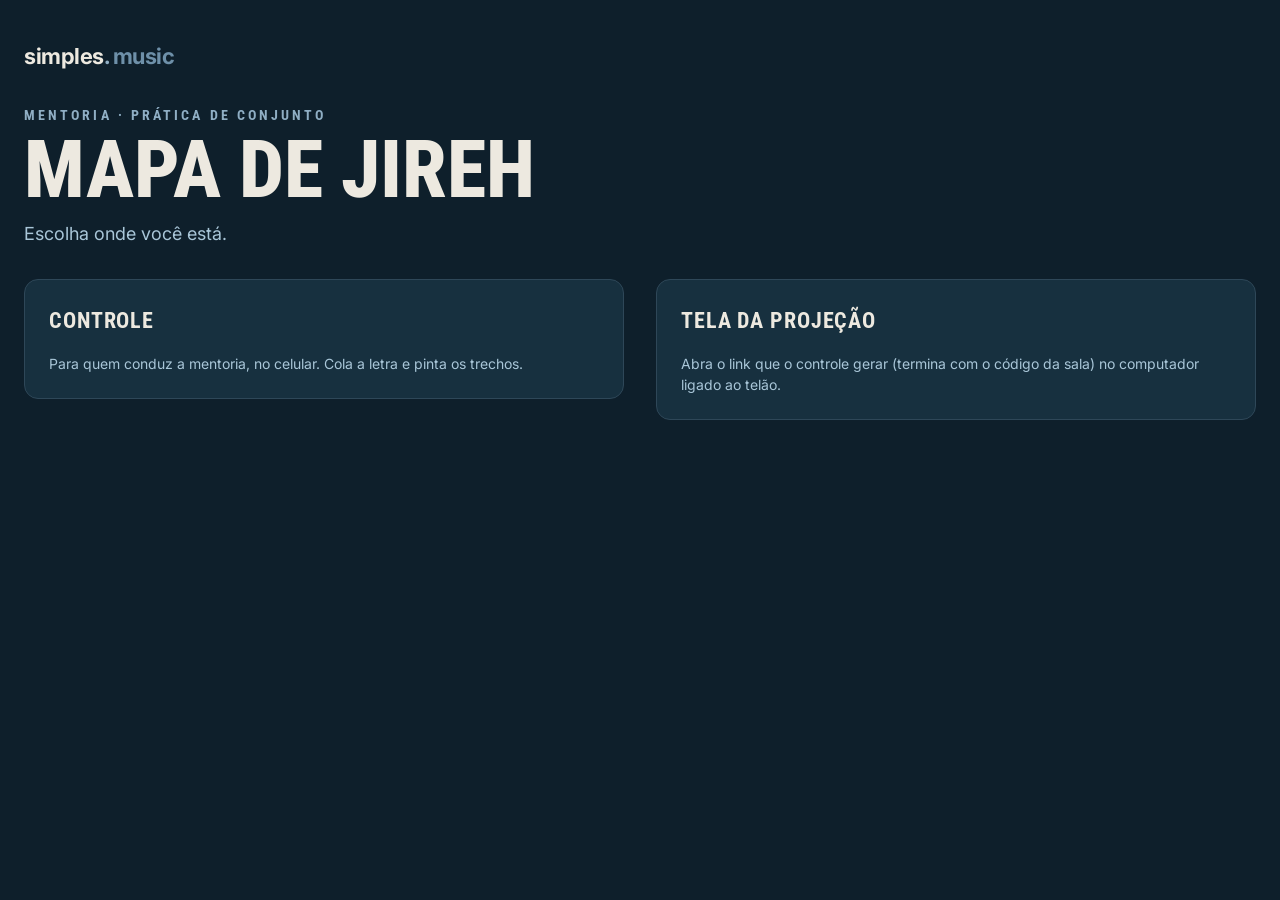
<file: index.html>
<!doctype html><html lang="pt-BR"><head><meta charset="utf-8"><meta name="viewport" content="width=device-width,initial-scale=1,viewport-fit=cover"><link rel="preconnect" href="https://fonts.googleapis.com"><link rel="stylesheet" href="https://fonts.googleapis.com/css2?family=Roboto+Condensed:wght@400;700;800&family=Inter:wght@400;600;700&display=swap"><link rel="stylesheet" href="style.css"><title>Mapa de Jireh · Simples Music</title></head><body>
<div class="wrap">
  <div class="mark">simples<span class="dot">.</span> <span class="mus">music</span></div>
  <div><p class="eyebrow" style="margin:0">Mentoria · Prática de conjunto</p><h1>Mapa de Jireh</h1>
  <p class="lead">Escolha onde você está.</p></div>
  <div class="grid">
    <a class="card" href="controle.html" style="text-decoration:none;color:inherit"><h2>Controle</h2><p class="hint">Para quem conduz a mentoria, no celular. Cola a letra e pinta os trechos.</p></a>
    <section class="card"><h2>Tela da projeção</h2><p class="hint">Abra o link que o controle gerar (termina com o código da sala) no computador ligado ao telão.</p></section>
  </div>
</div></body></html>
</file>
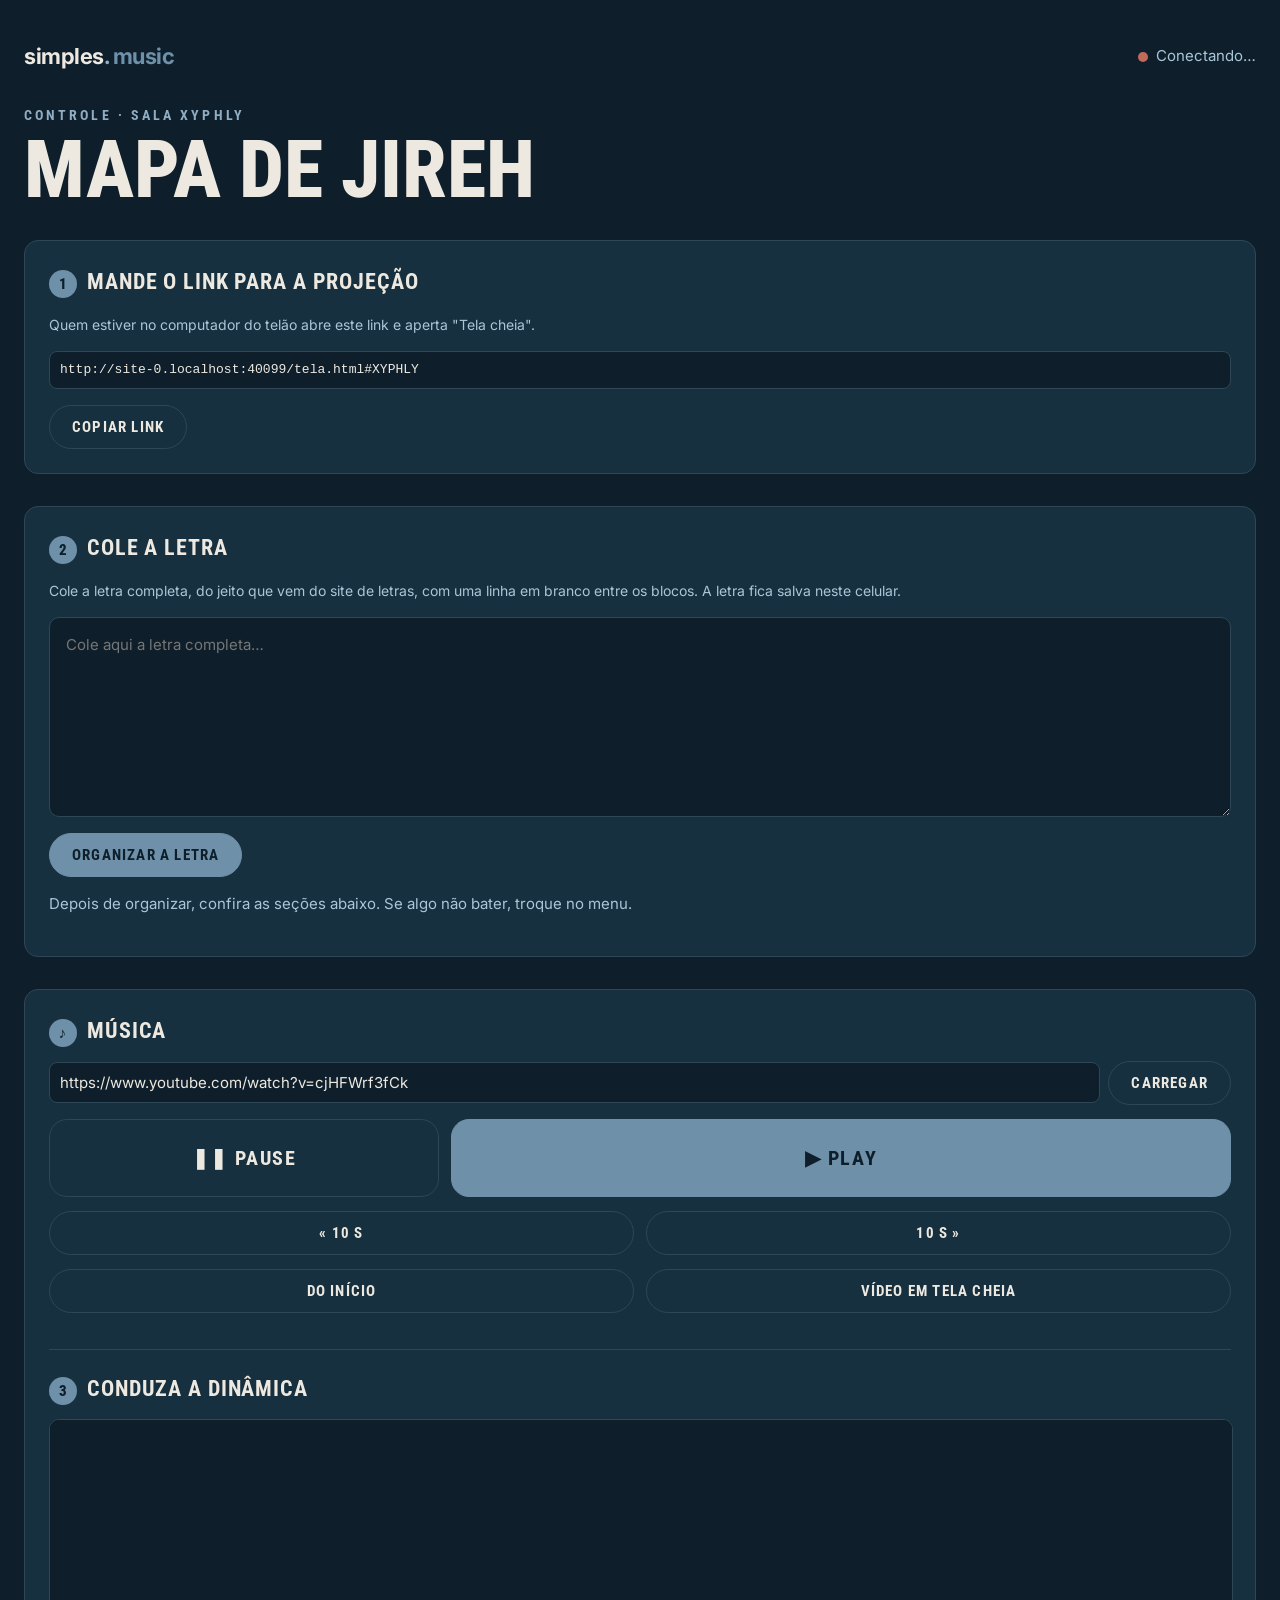
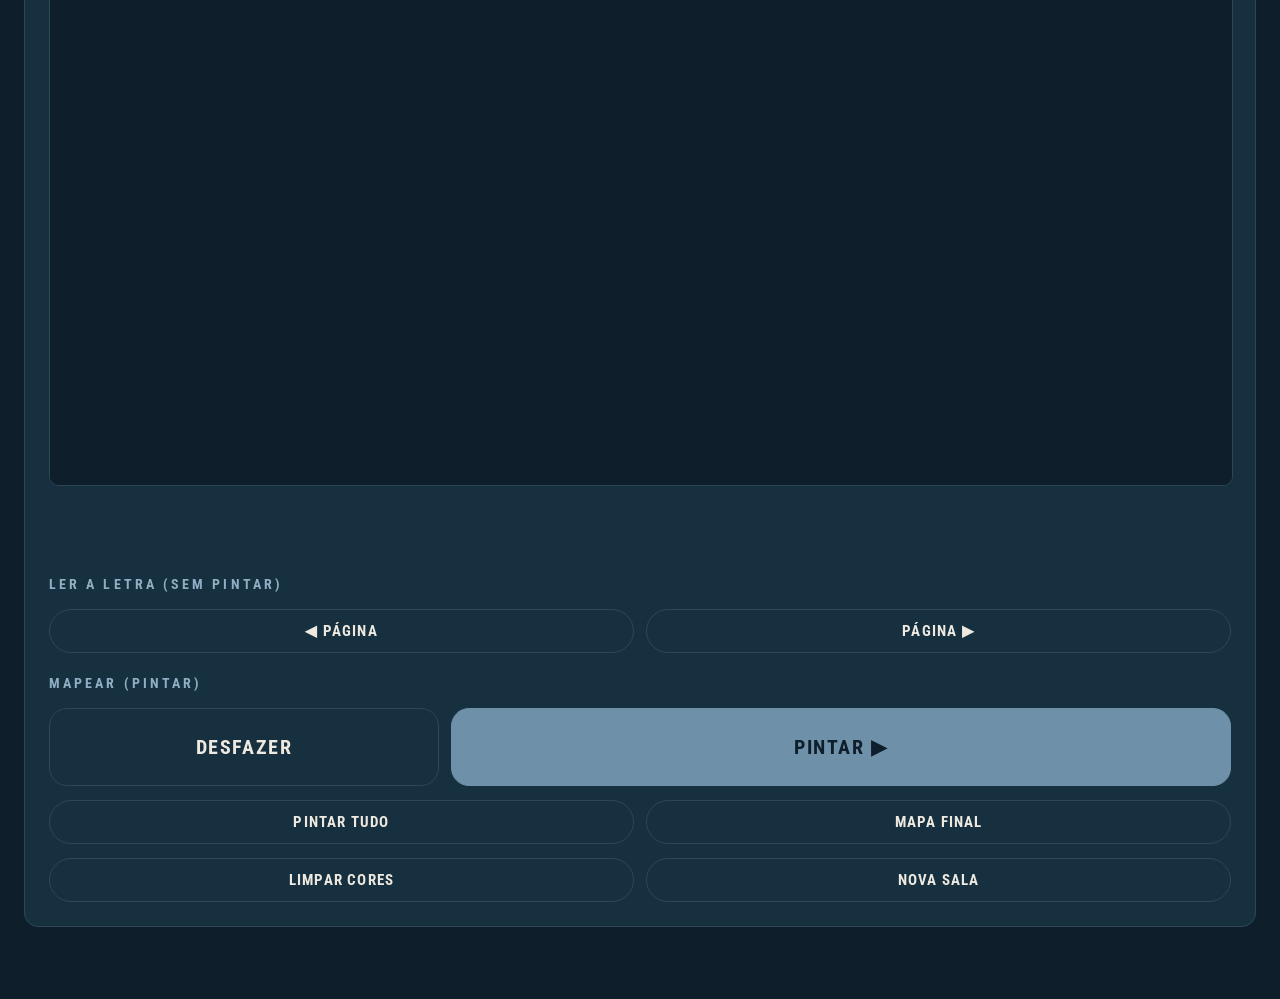
<file: controle.html>
<!doctype html><html lang="pt-BR"><head><meta charset="utf-8"><meta name="viewport" content="width=device-width,initial-scale=1,viewport-fit=cover"><link rel="preconnect" href="https://fonts.googleapis.com"><link rel="stylesheet" href="https://fonts.googleapis.com/css2?family=Roboto+Condensed:wght@400;700;800&family=Inter:wght@400;600;700&display=swap"><link rel="stylesheet" href="style.css"><title>Controle · Mapa de Jireh</title></head><body>
<div class="wrap">
  <header style="display:flex;justify-content:space-between;align-items:center;gap:12px;flex-wrap:wrap">
    <div class="mark">simples<span class="dot">.</span> <span class="mus">music</span></div>
    <p class="status" style="margin:0"><span class="dot-live" id="live"></span><span id="livetxt">Conectando…</span></p>
  </header>
  <div><p class="eyebrow" style="margin:0">Controle · sala <span id="roomCode"></span></p><h1>Mapa de Jireh</h1></div>

  <section class="card">
    <h2><span class="step">1</span>Mande o link para a projeção</h2>
    <p class="hint">Quem estiver no computador do telão abre este link e aperta "Tela cheia".</p>
    <div class="linkbox"><code id="telaLink"></code></div>
    <div class="row"><button class="primary" id="bShare" hidden>Compartilhar</button><button id="bCopy">Copiar link</button></div>
  </section>

  <section class="card">
    <h2><span class="step">2</span>Cole a letra</h2>
    <label for="lyrics" class="hint">Cole a letra completa, do jeito que vem do site de letras, com uma linha em branco entre os blocos. A letra fica salva neste celular.</label>
    <textarea id="lyrics" spellcheck="false" style="min-height:200px" placeholder="Cole aqui a letra completa…"></textarea>
    <div class="row"><button class="primary" id="btnParse">Organizar a letra</button></div>
    <p class="status" id="status">Depois de organizar, confira as seções abaixo. Se algo não bater, troque no menu.</p>
    <div id="blocks" class="blocks" hidden></div>
  </section>

  <section class="card ctrl" id="ctl" hidden>
    <h2><span class="step">♪</span>Música</h2>
    <div class="linkbox"><input id="ytUrl" type="url" inputmode="url" style="flex:1;min-width:0;background:var(--navy);color:var(--cream);border:1px solid var(--line);border-radius:8px;padding:10px;font:15px var(--body)" aria-label="Link do YouTube"><button id="ytSet">Carregar</button></div>
    <div class="pad"><button id="ytPause">❚❚ Pause</button><button class="primary" id="ytPlay">▶ Play</button></div>
    <div class="row2"><button id="ytBack">« 10 s</button><button id="ytFwd">10 s »</button></div>
    <div class="row2"><button id="ytRestart">Do início</button><button id="ytSize">Vídeo em tela cheia</button></div>
    <p class="hint" id="ytMsg"></p>
    <hr style="border:0;border-top:1px solid var(--line);width:100%;margin:8px 0">
    <h2><span class="step">3</span>Conduza a dinâmica</h2>
    <div class="mini" id="mini"><div class="mstage" id="mstage"></div></div>
    <p class="nextlab" id="nextlab"></p>
    <p class="hint" id="ctlcount"></p>
    <p class="eyebrow" style="margin:6px 0 0">Ler a letra (sem pintar)</p>
    <div class="row2"><button id="bPgPrev">◀ Página</button><button id="bPgNext">Página ▶</button></div>
    <p class="eyebrow" style="margin:6px 0 0">Mapear (pintar)</p>
    <div class="pad"><button id="bPrev">Desfazer</button><button class="primary" id="bNext">Pintar ▶</button></div>
    <div class="row2"><button id="bAll">Pintar tudo</button><button id="bSum">Mapa final</button></div>
    <div class="row2"><button id="bReset">Limpar cores</button><button id="bNewRoom">Nova sala</button></div>
  </section>
</div>
<script src="mqtt.min.js"></script><script src="app.js"></script><script>SM.initControle()</script>
</body></html>
</file>
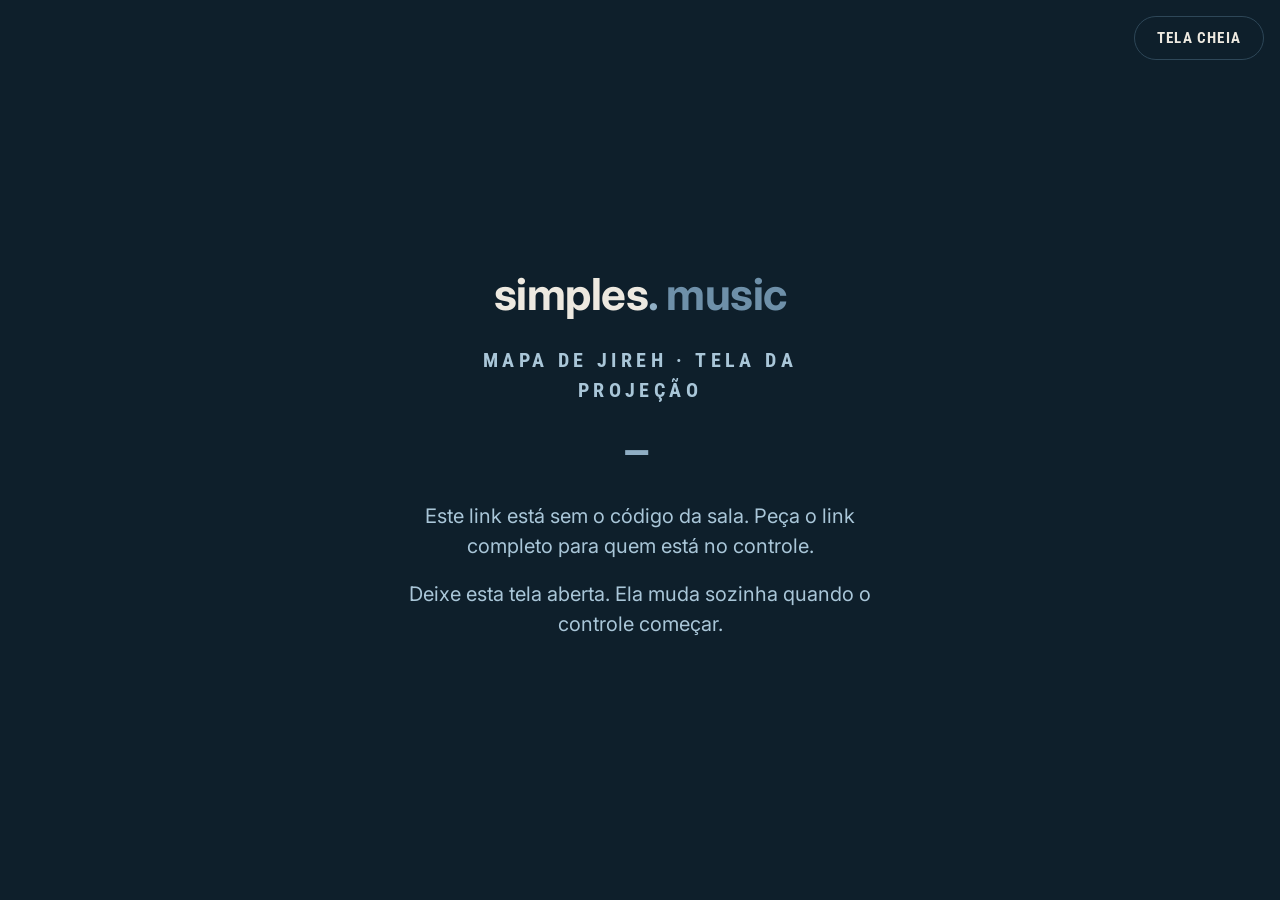
<file: tela.html>
<!doctype html><html lang="pt-BR"><head><meta charset="utf-8"><meta name="viewport" content="width=device-width,initial-scale=1,viewport-fit=cover"><link rel="preconnect" href="https://fonts.googleapis.com"><link rel="stylesheet" href="https://fonts.googleapis.com/css2?family=Roboto+Condensed:wght@400;700;800&family=Inter:wght@400;600;700&display=swap"><link rel="stylesheet" href="style.css"><title>Tela · Mapa de Jireh</title></head><body class="tela">
<div class="wait" id="wait">
  <div class="mark">simples<span class="dot">.</span> <span class="mus">music</span></div>
  <p class="eyebrow">Mapa de Jireh · tela da projeção</p>
  <div class="code" id="code"></div>
  <p id="waitmsg"><span class="dot-live" id="live"></span><span id="livetxt">Conectando…</span></p>
  <p>Deixe esta tela aberta. Ela muda sozinha quando o controle começar.</p>
</div>
<button class="fsbtn" id="fs">Tela cheia</button>
<div id="show" hidden><div id="stage"></div></div>
<div id="ytwrap" hidden><div id="yt"></div></div>
<button id="unlock" class="primary big" hidden>Toque aqui para liberar o som</button>
<script src="mqtt.min.js"></script><script src="app.js"></script><script>SM.initTela()</script>
</body></html>
</file>
<file: style.css>
/* Layout: tela de preparo (colar letra + conferir estrutura) e palco 16:9 escalado para apresentar e pintar trecho a trecho. Identidade Simples. */
:root{
  --navy:#0E1F2B; --panel:#17303F; --line:#2E4758; --blue:#6E90A9; --blue-l:#8FAEC4; --soft:#A9C6D8; --cream:#EDE9E0;
  --f-intro:#4A5B6B; --f-estrofe:#4E7392; --f-pre:#5B5FA0; --f-refrao:#6B5E9A; --f-pos:#8A6D38; --f-ponte:#4F7F78; --f-tag:#8E5B6B; --f-vamp:#7A5F82;
  --display:'Roboto Condensed','Helvetica Neue',Arial,sans-serif; --body:Inter,'Helvetica Neue',Arial,sans-serif;
  color-scheme:dark;
}
html,body{background:var(--navy);color:var(--cream)}
body{font-family:var(--body);font-size:16px;line-height:1.5;padding-left:max(16px,env(safe-area-inset-left,0px));padding-right:max(16px,env(safe-area-inset-right,0px));padding-block:32px 64px}
.wrap{max-width:1240px;margin:0 auto;display:flex;flex-direction:column;gap:32px}
.mark{font-weight:700;font-size:22px;letter-spacing:-.5px}
.mark .dot{color:var(--blue-l)} .mark .mus{color:var(--blue)}
.eyebrow{font-family:var(--display);font-weight:700;font-size:14px;letter-spacing:.22em;text-transform:uppercase;color:var(--blue-l)}
h1{font-family:var(--display);font-weight:800;text-transform:uppercase;font-size:clamp(40px,7vw,80px);line-height:.95;margin:6px 0 0;text-wrap:balance}
.lead{color:var(--soft);font-size:18px;max-width:62ch;margin:12px 0 0}
.grid{display:grid;grid-template-columns:minmax(0,1fr) minmax(0,1fr);gap:32px;align-items:start}
@media (max-width:860px){.grid{grid-template-columns:minmax(0,1fr)}}
.card{background:var(--panel);border:1px solid var(--line);border-radius:14px;padding:24px;display:flex;flex-direction:column;gap:16px;min-width:0}
.card h2{font-family:var(--display);font-weight:700;text-transform:uppercase;letter-spacing:.04em;font-size:22px;margin:0}
.step{display:inline-flex;align-items:center;justify-content:center;width:28px;height:28px;border-radius:50%;background:var(--blue);color:var(--navy);font-family:var(--display);font-weight:800;font-size:15px;margin-right:10px}
textarea{width:100%;min-height:380px;resize:vertical;background:var(--navy);color:var(--cream);border:1px solid var(--line);border-radius:10px;padding:16px;font:15px/1.5 var(--body);box-sizing:border-box}
textarea:focus,select:focus,button:focus-visible{outline:2px solid var(--blue-l);outline-offset:2px}
.row{display:flex;flex-wrap:wrap;gap:12px;align-items:center}
button{font-family:var(--display);font-weight:700;text-transform:uppercase;letter-spacing:.08em;font-size:15px;border-radius:999px;padding:12px 22px;cursor:pointer;border:1px solid var(--line);background:transparent;color:var(--cream)}
button.primary{background:var(--blue);border-color:var(--blue);color:var(--navy)}
button.big{font-size:18px;padding:16px 30px}
button:disabled{opacity:.4;cursor:not-allowed}
.hint{color:var(--soft);font-size:14px;margin:0}
.status{font-size:15px;color:var(--soft);margin:0}
.status b{color:var(--cream)}
.status.warn b{color:#E3B86B}
.blocks{display:flex;flex-direction:column;gap:8px;max-height:560px;overflow:auto;padding-right:4px}
.brow{display:grid;grid-template-columns:170px minmax(0,1fr) auto;gap:12px;align-items:center;padding:8px 10px;border-radius:10px;background:var(--navy)}
.brow select{width:100%;background:var(--panel);color:var(--cream);border:1px solid var(--line);border-radius:8px;padding:6px 8px;font:600 14px var(--body)}
.brow .prev{font-size:14px;color:var(--soft);white-space:nowrap;overflow:hidden;text-overflow:ellipsis;min-width:0}
.brow .x{font-family:var(--display);font-weight:700;color:var(--blue-l);font-size:14px}
.sw{width:10px;height:28px;border-radius:3px;display:inline-block}
.pills{display:flex;flex-wrap:wrap;gap:8px}
.pill{font-family:var(--display);font-weight:700;font-size:14px;padding:6px 12px;border-radius:8px;color:var(--cream)}
.keys{color:var(--soft);font-size:14px;margin:0}
.keys kbd{font-family:var(--body);background:var(--navy);border:1px solid var(--line);border-radius:5px;padding:1px 6px;color:var(--cream)}

/* ---------- Palco ---------- */
#show{position:fixed;inset:0;background:#08141C;z-index:50;display:flex;align-items:center;justify-content:center;overflow:hidden}
#show[hidden]{display:none!important}
#stage{width:1920px;height:1080px;position:absolute;left:50%;top:50%;transform-origin:center center;background:var(--navy);overflow:hidden;font-family:var(--body);color:var(--cream)}
.slide{position:absolute;inset:0;padding:96px 128px 0}
.s-eye{font-family:var(--display);font-weight:700;font-size:24px;letter-spacing:4px;text-transform:uppercase;color:var(--blue-l)}
.s-title{font-family:var(--display);font-weight:800;font-size:72px;line-height:1;text-transform:uppercase;margin-top:14px}
.s-foot{position:absolute;left:128px;right:128px;bottom:52px;display:flex;justify-content:space-between;align-items:baseline}
.s-foot .mark{font-size:28px}
.s-foot .lab{font-family:var(--display);font-size:24px;letter-spacing:3px;text-transform:uppercase;color:var(--blue-l)}
.cols{position:absolute;left:128px;top:262px;width:1664px;height:680px;display:flex;gap:40px}
.col{width:528px;display:flex;flex-direction:column;gap:14px}
.blk{border-radius:12px;padding:14px 20px 16px;background:var(--panel);border:1px solid var(--line);transition:background-color .45s ease,border-color .45s ease}
.blk .bh{display:flex;justify-content:space-between;align-items:baseline;gap:12px;margin-bottom:6px}
.blk .bn{font-family:var(--display);font-weight:700;font-size:24px;letter-spacing:3px;text-transform:uppercase;color:var(--blue);transition:color .45s ease}
.blk .bx{font-family:var(--display);font-weight:800;font-size:26px;color:var(--blue-l)}
.blk .ln{font-size:24px;line-height:1.28;margin:0;color:var(--cream)}
.blk .ln.inst{color:var(--soft);font-style:italic}
.blk.on{border-color:transparent}
.blk.on .bn,.blk.on .bx{color:var(--cream)}
.blk.flash{animation:pop .5s ease}
@keyframes pop{0%{transform:scale(1)}40%{transform:scale(1.025)}100%{transform:scale(1)}}
@media (prefers-reduced-motion:reduce){.blk{transition:none}.blk.flash{animation:none}}
.sum{position:absolute;left:128px;top:262px;width:1664px;display:flex;gap:96px}
.sum .sc{flex:1;display:flex;flex-direction:column;gap:12px}
.sum .sr{display:flex;gap:32px;align-items:center}
.sum .sp{width:300px;flex:none;font-family:var(--display);font-weight:700;font-size:28px;line-height:1;padding:14px 24px;border-radius:12px;color:var(--cream)}
.sum .st{font-size:28px;color:var(--soft)}
#bar{position:fixed;left:50%;transform:translateX(-50%);bottom:calc(14px + env(safe-area-inset-bottom,0px));display:flex;gap:8px;align-items:center;background:rgba(14,31,43,.92);border:1px solid var(--line);border-radius:999px;padding:6px 8px;z-index:60;transition:opacity .4s}
#bar button{padding:8px 14px;font-size:13px}
#bar .count{font-family:var(--display);font-size:14px;color:var(--soft);padding:0 8px;letter-spacing:.06em}
#show.idle #bar{opacity:0}
#measure{position:absolute;left:-99999px;top:0;width:528px;visibility:hidden}

/* ---------- Site (GitHub Pages) ---------- */
body.tela{padding:0;overflow:hidden}
body.tela #show{position:fixed}
.wait{position:fixed;inset:0;display:flex;flex-direction:column;align-items:center;justify-content:center;gap:18px;text-align:center;padding:24px}
.wait .mark{font-size:44px}
.wait p{color:var(--soft);font-size:20px;margin:0;max-width:40ch}
.wait .code{font-family:var(--display);font-weight:800;font-size:40px;letter-spacing:.2em;color:var(--blue-l)}
.fsbtn{position:fixed;right:calc(16px + env(safe-area-inset-right,0px));top:calc(16px + env(safe-area-inset-top,0px));z-index:70}
body.tela.idle .fsbtn{opacity:0;transition:opacity .4s}
.dot-live{display:inline-block;width:10px;height:10px;border-radius:50%;background:#C26A5A;margin-right:8px;vertical-align:middle}
.dot-live.ok{background:#6FBF8E}
.ctrl{display:flex;flex-direction:column;gap:14px}
.ctrl .pad{display:grid;grid-template-columns:1fr 2fr;gap:12px}
.ctrl .pad button{padding:26px 10px;font-size:20px;border-radius:18px}
.ctrl .row2{display:grid;grid-template-columns:1fr 1fr;gap:12px}
.nextlab{font-family:var(--display);font-weight:700;font-size:20px;text-transform:uppercase;letter-spacing:.04em}
.mini{position:relative;width:100%;aspect-ratio:16/9;border-radius:10px;overflow:hidden;border:1px solid var(--line);background:#08141C}
.mini .mstage{position:absolute;left:0;top:0;width:1920px;height:1080px;transform-origin:0 0;background:var(--navy);font-family:var(--body);color:var(--cream)}
.linkbox{display:flex;gap:8px;align-items:center;flex-wrap:wrap}
.linkbox code{background:var(--navy);border:1px solid var(--line);border-radius:8px;padding:8px 10px;font-size:13px;word-break:break-all;flex:1;min-width:0;user-select:all}

/* Letra corrida: sem caixa até ser pintada */
.blk{position:relative;background:transparent;border:1px solid transparent;padding:12px 20px}
.blk .tagp{position:absolute;right:14px;top:10px;font-family:var(--display);font-weight:700;font-size:22px;letter-spacing:2px;text-transform:uppercase;color:var(--cream);background:rgba(14,31,43,.35);padding:4px 12px;border-radius:999px;opacity:0;transition:opacity .45s ease}
.blk.on .tagp{opacity:1}
.blk .ln.rep{color:var(--blue-l);font-family:var(--display);font-weight:700}
.blk.on .ln.rep{color:var(--cream)}

/* Parte teórica */
.th-panel{position:absolute;left:1280px;top:0;width:640px;height:1080px;background:var(--blue)}
.th-panel-words{position:absolute;left:96px;top:128px;font-family:var(--display);font-weight:800;font-size:72px;line-height:1.1;text-transform:uppercase;color:var(--navy)}
.th-panel-foot{position:absolute;left:96px;bottom:60px;font-family:var(--display);font-weight:700;font-size:28px;letter-spacing:3px;text-transform:uppercase;color:var(--navy)}
.th-cover{position:absolute;left:128px;top:300px;width:1040px;display:flex;flex-direction:column;gap:28px}
.th-h1{font-family:var(--display);font-weight:800;font-size:120px;line-height:1;text-transform:uppercase}
.th-lead{font-size:44px;line-height:1.2;color:var(--soft);margin:0}
.th-small{font-size:28px;color:var(--blue-l);margin:0}
.th-first .s-foot .lab{display:none}
.th-grid{position:absolute;left:128px;top:270px;width:1664px;display:grid;grid-template-columns:repeat(4,1fr);gap:24px}
.th-card{padding:30px;border-radius:4px;min-height:270px;box-sizing:border-box}
.th-card-t{font-family:var(--display);font-weight:700;font-size:44px;text-transform:uppercase;margin-bottom:14px}
.th-card p{font-size:26px;line-height:1.35;margin:0}
.th-cols{position:absolute;left:128px;top:280px;width:1664px;display:flex;gap:48px}
.th-col{flex:1;border-top:4px solid var(--blue);padding-top:32px;display:flex;flex-direction:column;gap:18px}
.th-col.hl{border-top-color:var(--cream)}
.th-num{font-family:var(--display);font-weight:800;font-size:120px;line-height:1;color:var(--blue)}
.th-num.sm{font-size:28px;letter-spacing:3px}
.th-col.hl .th-num{color:var(--cream)}
.th-col-t{font-family:var(--display);font-weight:700;font-size:44px;text-transform:uppercase}
.th-col p{font-size:32px;line-height:1.3;color:var(--soft);margin:0}
.th-rule{position:absolute;left:128px;top:790px;width:1664px;box-sizing:border-box;font-size:32px;line-height:1.3;background:var(--panel);padding:28px 40px;margin:0}

/* Vídeo do YouTube na tela */
#ytwrap{position:fixed;right:calc(24px + env(safe-area-inset-right,0px));bottom:calc(24px + env(safe-area-inset-bottom,0px));width:356px;height:200px;z-index:65;border-radius:10px;overflow:hidden;box-shadow:0 8px 30px rgba(0,0,0,.45);background:#000}
#ytwrap.full{left:0;top:0;right:0;bottom:0;width:auto;height:auto;border-radius:0}
#ytwrap iframe{width:100%;height:100%;border:0}
#unlock{position:fixed;left:50%;top:50%;transform:translate(-50%,-50%);z-index:80;font-size:28px;padding:24px 40px}
</file>
